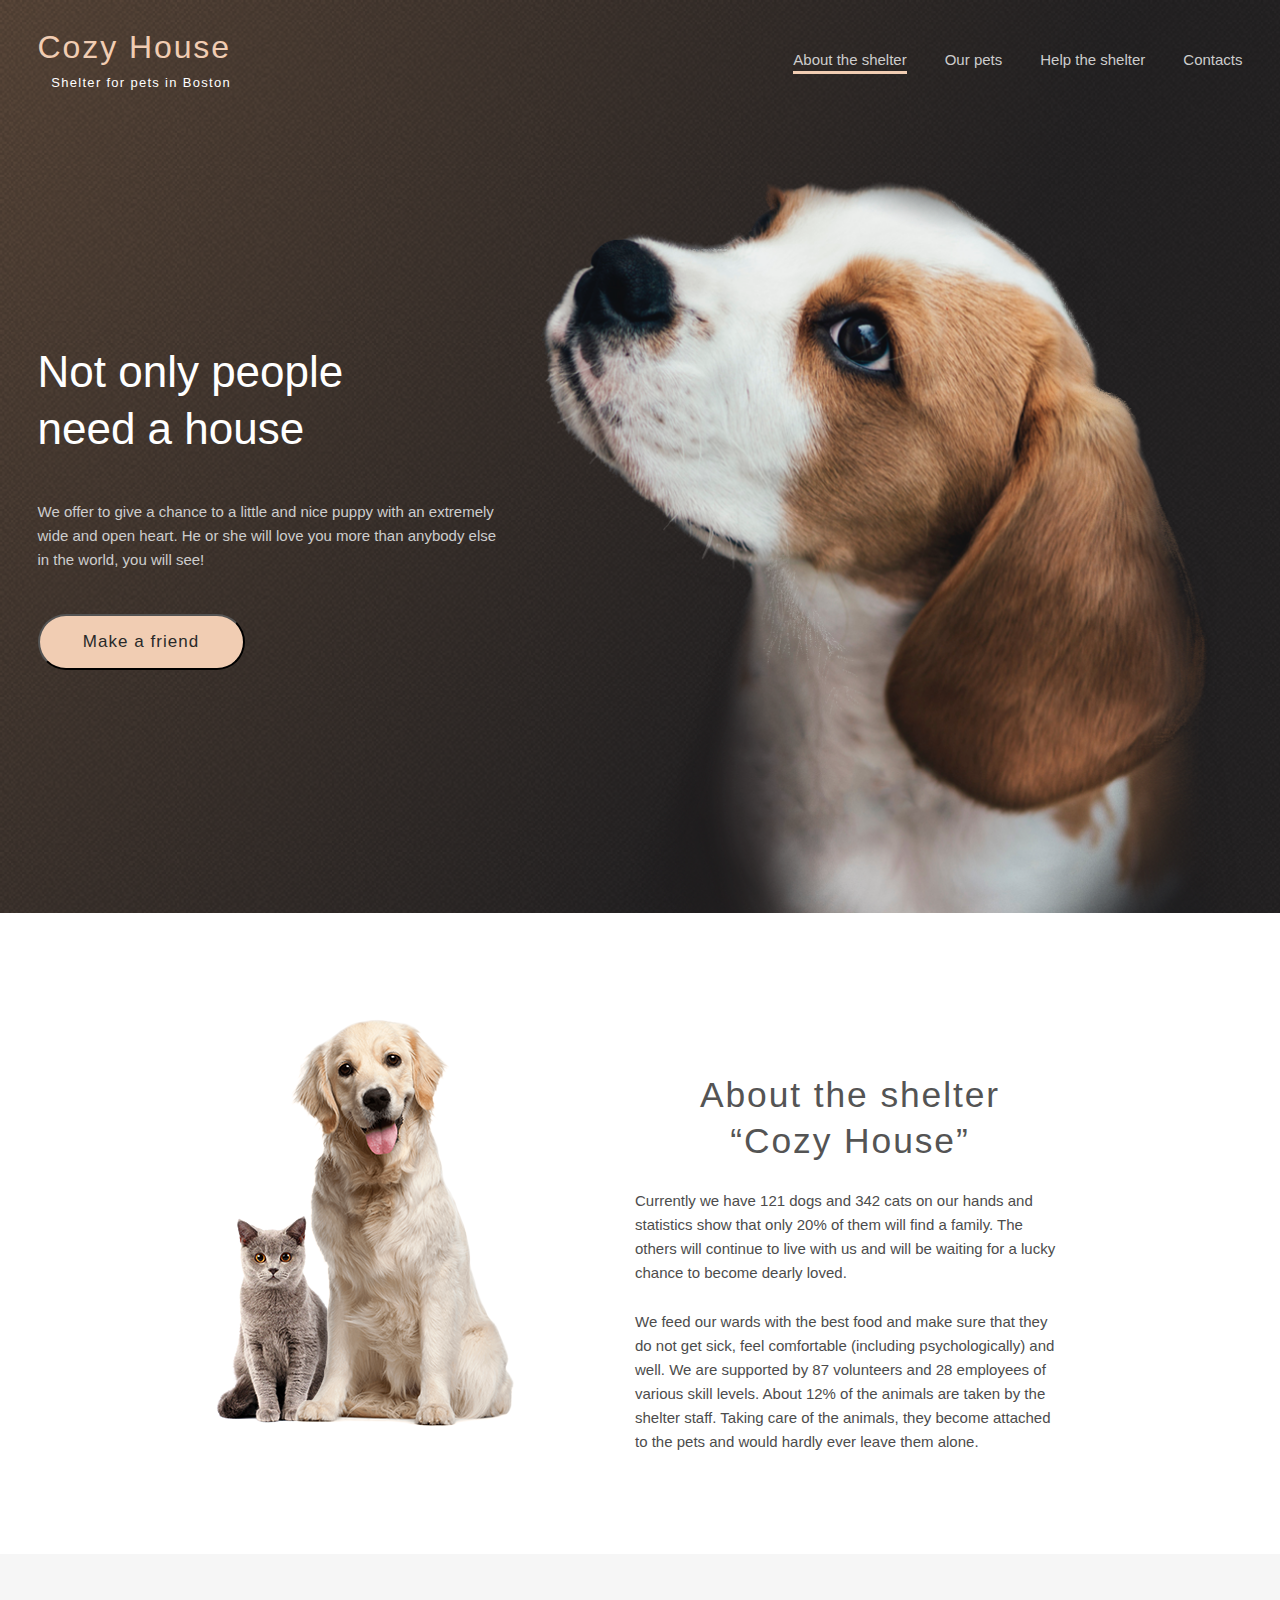
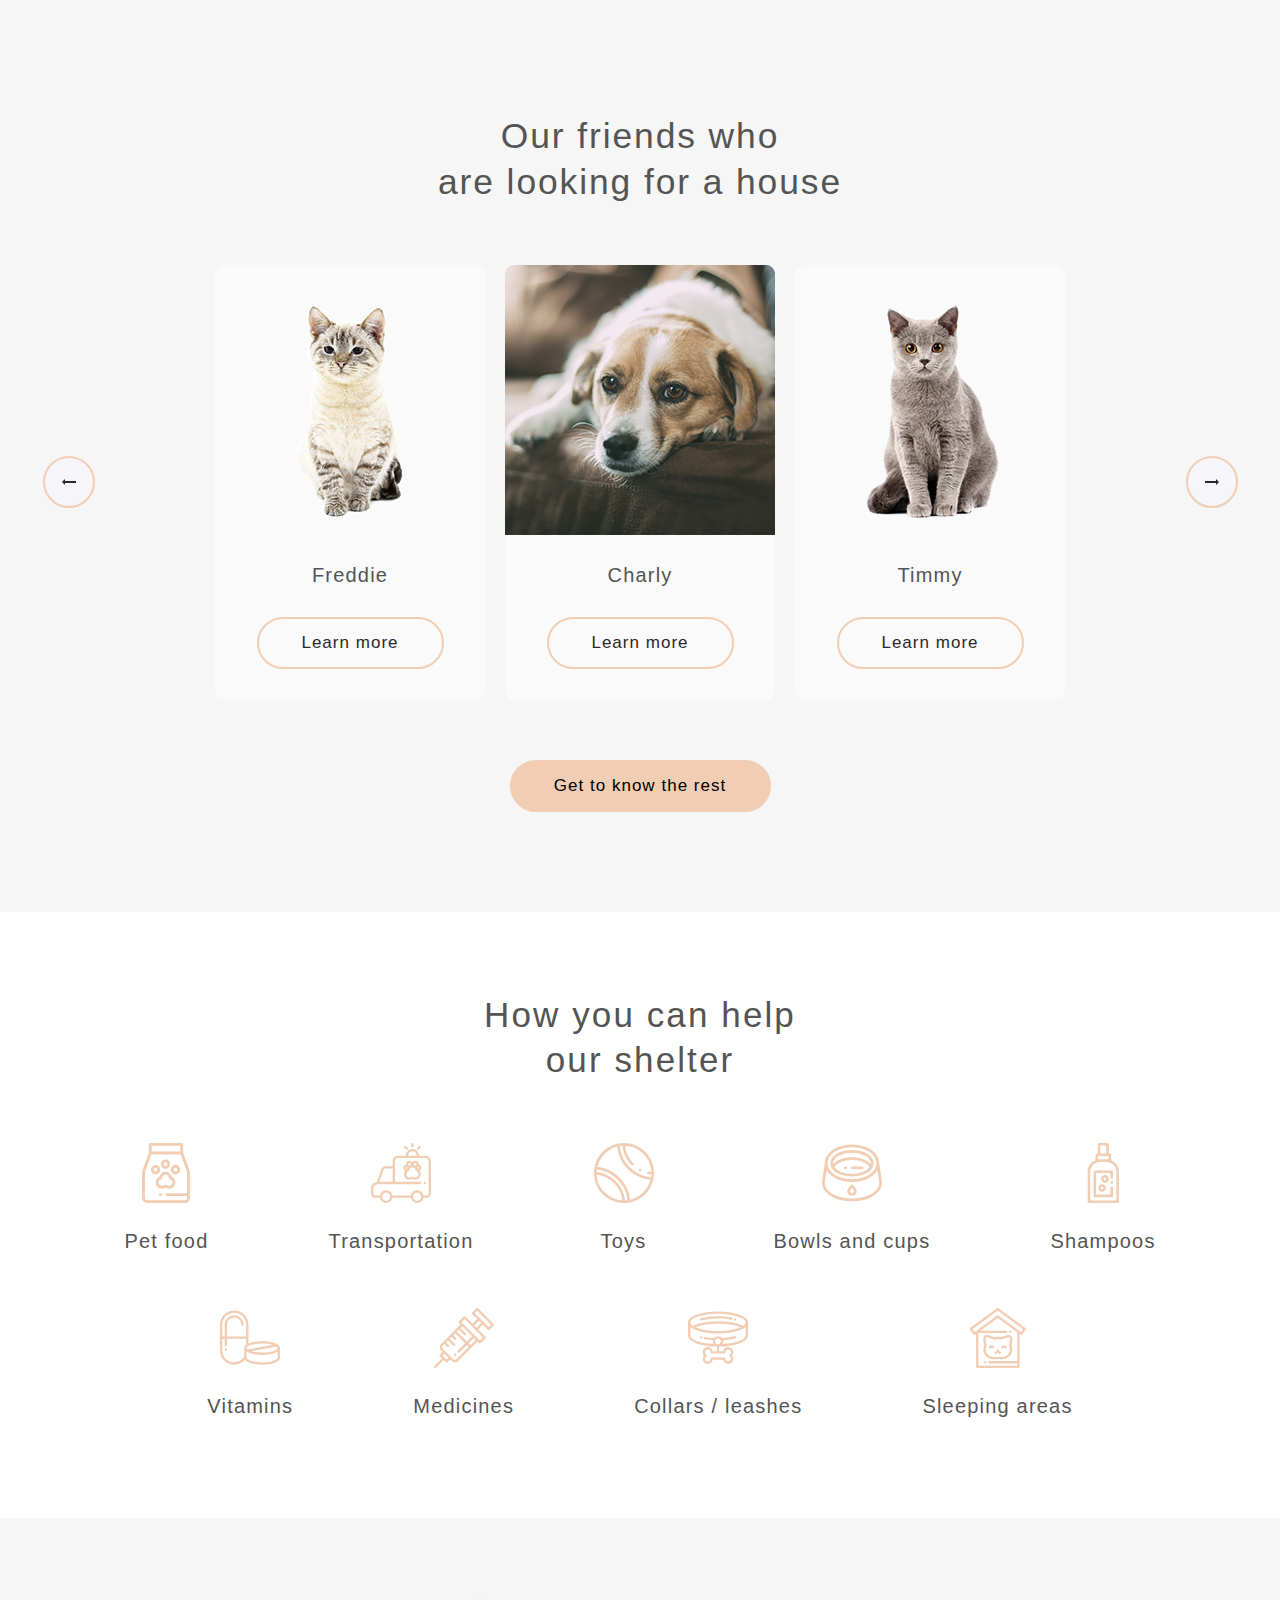
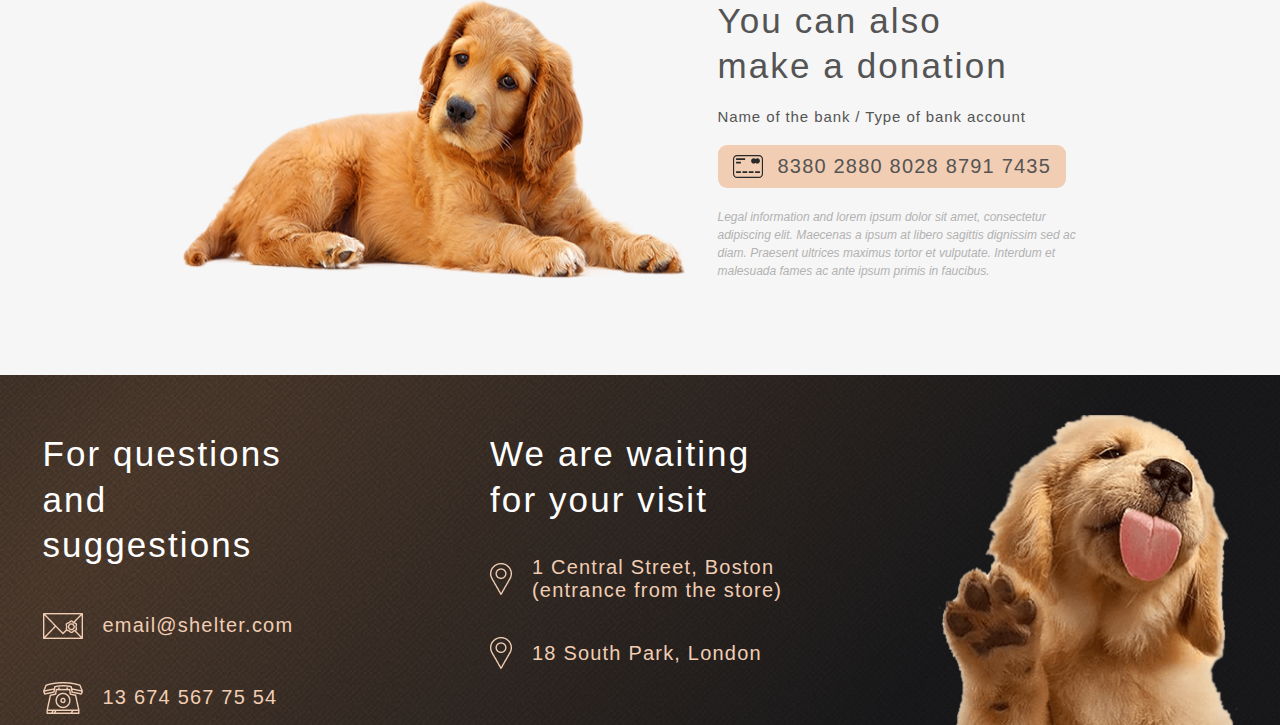
<file: index.html>
<!doctype html>
<html lang="en">
<head>
    <meta charset="UTF-8">
    <meta name="viewport"
          content="width=device-width, initial-scale=1.0, maximum-scale=2.0, minimum-scale=0.5">
    <meta http-equiv="X-UA-Compatible" content="ie=edge">
    <meta name="description" content="Website for the shelter">
    <title>Shelter</title>
    <link rel="shortcut icon" href="./img/favicon.ico" type="image/x-icon">
    <link rel="stylesheet" href="./css/main.css">
</head>
<body>
<div class="burger-menu burger-menu__index">
    <div class="burger-wrapper">
        <ul>
            <li><a href="#!" class="burger-link active-link burger-link__index">About the shelter</a></li>
            <li><a href="our-pets.html" class="burger-link burger-link__index">Our pets</a></li>
            <li><a href="#help" class="burger-link burger-link__index">Help the shelter</a></li>
            <li><a href="#footer" class="burger-link burger-link__index">Contacts</a></li>
        </ul>
    </div>
</div>
<section class="header-start">
    <div class="container">
        <div class="wrapper-header">
            <nav class="nav">
                <a href="./index.html">
                    <div class="logo">
                        <span class="header-title title">Cozy House</span>
                        <span class="header-subtitle subtitle">Shelter for pets in Boston</span>
                    </div>
                </a>
                <ul class="navlist">
                    <li><a href="./index.html" class="active-link">About the shelter</a></li>
                    <li><a href="our-pets.html">Our pets</a></li>
                    <li><a href="#help">Help the shelter</a></li>
                    <li><a href="#footer">Contacts</a></li>
                </ul>
                <button class="burger-logo">
                    <span class="burger-line burger-line__index"></span>
                    <span class="burger-line burger-line__index"></span>
                    <span class="burger-line burger-line__index"></span>
                </button>
            </nav>
        </div>
    </div>
    <div class="container">
        <div class="wrapper-header">
            <div class="start">
                <div class="text">
                    <h1 class="heading-start">
                        Not only people <br>
                        need a house
                    </h1>
                    <p>
                        We offer to give a chance to a little and nice puppy with an extremely
                        wide and open heart. He or she will love you more than anybody else
                        in the world, you will see!
                    </p>
                    <button class="btn" onclick="location.href='#pets'">
                        Make a friend
                    </button>
                </div>
                <div class="start-img"></div>
            </div>
        </div>
    </div>
</section>
<main>
    <section class="about" id="about">
        <div class="about-container">
            <div class="content">
                <img src="./img/about/about-pets.png" alt="about_pets" class="about_pets-img">
                <div class="text">
                    <h2 class="looking__title">
                        About the shelter <br>
                        “Cozy House”
                    </h2>
                    <div class="subheading">
                        <p>
                            Currently we have 121 dogs and 342 cats on our hands and
                            statistics show that only 20% of them will find a family. The
                            others will continue to live with us and will be waiting for a lucky
                            chance to become dearly loved.
                        </p>
                        <p>
                            We feed our wards with the best food and make sure that they
                            do not get sick, feel comfortable (including psychologically) and
                            well. We are supported by 87 volunteers and 28 employees of
                            various skill levels. About 12% of the animals are taken by the
                            shelter staff. Taking care of the animals, they become attached
                            to the pets and would hardly ever leave them alone.
                        </p>
                    </div>
                </div>
            </div>
        </div>
    </section>

    <section class="pets" id="pets">
        <div class="container">
            <div class="wrapper">
                <div class="content">
                    <h2 class="looking__title">Our friends who <br> are looking for a house</h2>
	                <div class="looking__center">
	                <div class="left__button">
		                <button class="previous">
			                <img src="./img/pets/arrow-left.png" alt="arrow left" class="arrow__img">
		                </button>
	                </div>
	                <div class="carousel-wrapper">
		                <div class="carousel">
			                <div class="item" id="item-left">
				                <div class="cards">
					                <img src="./img/pets/pets-katrine.png" alt="katerine" class="cards__img">
					                <div class="cards__text"><p>-</p></div>
					                <button class="cards__button" onclick='showModal()'>Learn more</button>
				                </div>
				                <div class="cards">
					                <img src="./img/pets/pets-katrine.png" alt="katerine" class="cards__img">
					                <div class="cards__text"><p>-</p></div>
					                <button class="cards__button" onclick='showModal()'>Learn more</button>
				                </div>
				                <div class="cards">
					                <img src="./img/pets/pets-katrine.png" alt="katerine" class="cards__img">
					                <div class="cards__text"><p>-</p></div>
					                <button class="cards__button" onclick='showModal()'>Learn more</button>
				                </div>
			                </div>

			                <div class="item" id="item-active">
				                <div class="cards">
					                <img src="./img/pets/pets-katrine.png" alt="katerine" class="cards__img">
					                <div class="cards__text"><p>Katrine</p></div>
					                <button class="cards__button" onclick='showModal()'>Learn more</button>
				                </div>
				                <div class="cards ">
					                <img src="./img/pets/pets-jennifer.png" alt="jennifer" class="cards__img">
					                <div class="cards__text"><p>Jennifer</p></div>
					                <button class="cards__button" onclick='showModal()'>Learn more</button>
				                </div>
				                <div class="cards">
					                <img src="./img/pets/pets-woody.png" alt="woody" class="cards__img">
					                <div class="cards__text"><p>Woody</p></div>
					                <button class="cards__button" onclick='showModal()'>Learn more</button>
				                </div>
			                </div>

			                <div class="item" id="item-right">
				                <div class="cards">
					                <img src="./img/pets/pets-katrine.png" alt="katerine" class="cards__img">
					                <div class="cards__text"><p>Katrine</p></div>
					                <button class="cards__button" onclick='showModal()'>Learn more</button>
				                </div>
				                <div class="cards">
					                <img src="./img/pets/pets-woody.png" alt="woody" class="cards__img">
					                <div class="cards__text"><p>Woody</p></div>
					                <button class="cards__button" onclick='showModal()'>Learn more</button>
				                </div>
				                <div class="cards">
					                <img src="./img/pets/pets-woody.png" alt="woody" class="cards__img">
					                <div class="cards__text"><p>Woody</p></div>
					                <button class="cards__button" onclick='showModal()'>Learn more</button>
				                </div>
			                </div>
		                </div>
	                </div>
	                <div class="right__button">
		                <button class="next">
			                <img src="./img/pets/arrow-right.png" alt="arrow rigth">
		                </button>
	                </div>
	                </div>
                </div>
                <button class="get btn" onclick="location.href='our-pets.html'">Get to know the rest</button>
            </div>
        </div>
    </section>
    <section class="help" id="help">
        <div class="container-help">
            <div class="wrapper">
                <h2 class="heading">
                    How you can help <br>
                    our shelter
                </h2>
                <ul class="list">
                    <li class="list-item">
                        <img src="./img/list/1.svg" alt="Pet food" class="list-img">
                        <h3 class="list-text">Pet food</h3>
                    </li>
                    <li class="list-item">
                        <img src="./img/list/2.svg" alt="Transportation">
                        <h3 class="list-text">Transportation</h3>
                    </li>
                    <li class="list-item">
                        <img src="./img/list/3.svg" alt="Toys">
                        <h3 class="list-text">Toys</h3>
                    </li>
                    <li class="list-item">
                        <img src="./img/list/4.svg" alt="Bowls and cups">
                        <h3 class="list-text">Bowls and cups</h3>
                    </li>
                    <li class="list-item">
                        <img src="./img/list/5.svg" alt="Shampoos">
                        <h3 class="list-text">Shampoos</h3>
                    </li>
                    <li class="list-item">
                        <img src="./img/list/6.svg" alt="Vitamins">
                        <h3 class="list-text">Vitamins</h3>
                    </li>
                    <li class="list-item">
                        <img src="./img/list/7.svg" alt="Medicines">
                        <h3 class="list-text">Medicines</h3>
                    </li>
                    <li class="list-item">
                        <img src="./img/list/8.svg" alt="Collars / leashes">
                        <h3 class="list-text">Collars / leashes</h3>
                    </li>
                    <li class="list-item">
                        <img src="./img/list/9.svg" alt="Sleeping areas">
                        <h3 class="list-text">Sleeping areas</h3>
                    </li>
                </ul>
            </div>
        </div>
    </section>

    <section class="donation" id="contacts">
        <div class="container">
            <div class="wrapper">
                <div class="content">
                    <img src="./img/donation/donation-dog.png" alt="donation-dog" class="donation-img">
                    <div class="text">
                        <h2 class="heading">You can also <br> make a donation</h2>
                        <h4 class="subheading">Name of the bank / Type of bank account</h4>
                        <a href="#!" class="card">
                            <div class="card-content">
                                <img src="./img/donation/credit-card.svg" alt="credit-card" class="credit-card">
                                <span>8380 2880 8028 8791 7435</span>
                            </div>
                        </a>
                        <p class="descr">
                            Legal information and lorem ipsum dolor sit amet, consectetur
                            adipiscing elit. Maecenas a ipsum at libero sagittis dignissim sed ac
                            diam. Praesent ultrices maximus tortor et vulputate. Interdum et
                            malesuada fames ac ante ipsum primis in faucibus.
                        </p>
                    </div>
                </div>
            </div>
        </div>
    </section>
</main>
<footer id="footer">
    <div class="container">
        <div class="wrapper">
            <div class="item-container item-container-left">
                <h3 class="footer-title footer-title_1">For questions and suggestions</h3>
                <ul class="footer-list footer-list_1">
                    <li class="item">
                        <a href="mailto:email@shelter.com" target="_blank" class="link-block">
                            <img src="./img/footer/mail.png" alt="mail">
                            <span class="link-text">
                                email@shelter.com
                            </span>
                        </a>
                    </li>
                    <li class="item">
                        <a href="tel:+136745677554" target="_blank" class="link-block">
                            <img src="./img/footer/phone.png" alt="phone">
                            <span class="link-text">
                                13 674 567 75 54
                            </span>
                        </a>
                    </li>
                </ul>
            </div>
            <div class="item-container">
                <h4 class="footer-title">We are waiting for your visit</h4>
                <ul class="footer-list footer-list_2">
                    <li class="item">
                        <a href="https://goo.gl/maps/oxex3MNBMA1v3c4K9" target="_blank" class="link-block width">
                            <img src="./img/footer/pin.png" alt="location">
                            <span class="link-text">
                                1 Central Street, Boston<br>
                                (entrance from the store)
                            </span>
                        </a>
                    </li>
                    <li class="item">
                        <a href="https://goo.gl/maps/87WKgHaUCZqug5nZ8" target="_blank" class="link-block">
                            <img src="./img/footer/pin.png" alt="location">
                            <span class="link-text">
                                18 South Park, London
                            </span>
                        </a>
                    </li>
                </ul>
            </div>
            <div class="footer-block">
                <div class="footer-img"></div>
            </div>
        </div>
    </div>
</footer>

<div class="modal">
    <img src="./img/pets/pets-jennifer.png" alt="Jennifer" class="modal-img">
    <div class="text">
        <div class="modal-top">
            <h2 class="title">Jennifer</h2>
            <h3 class="subtitle">Dog - Labrador</h3>
        </div>
        <p class="descr">
            Jennifer is a sweet 2 months old
            Labrador that is patiently waiting to
            find a new forever home. This girl really
            enjoys being able to go outside to run
            and play, but won't hesitate to play up a
            storm in the house if she has all of her favorite toys.
        </p>
        <ul>
            <li><span>Age:</span> 2 months</li>
            <li><span>Inoculations:</span>none</li>
            <li><span>Diseases:</span>none</li>
            <li><span>Parasites:</span>none</li>
        </ul>
    </div>
    <button class="close-modal btn" onclick="closeModal()">
        <img src="./img/modal/close.png" alt="close">
    </button>
</div>
<div class="overlay active"></div>

<script src="./js/app.js"></script>
</body>
</html>
</file>
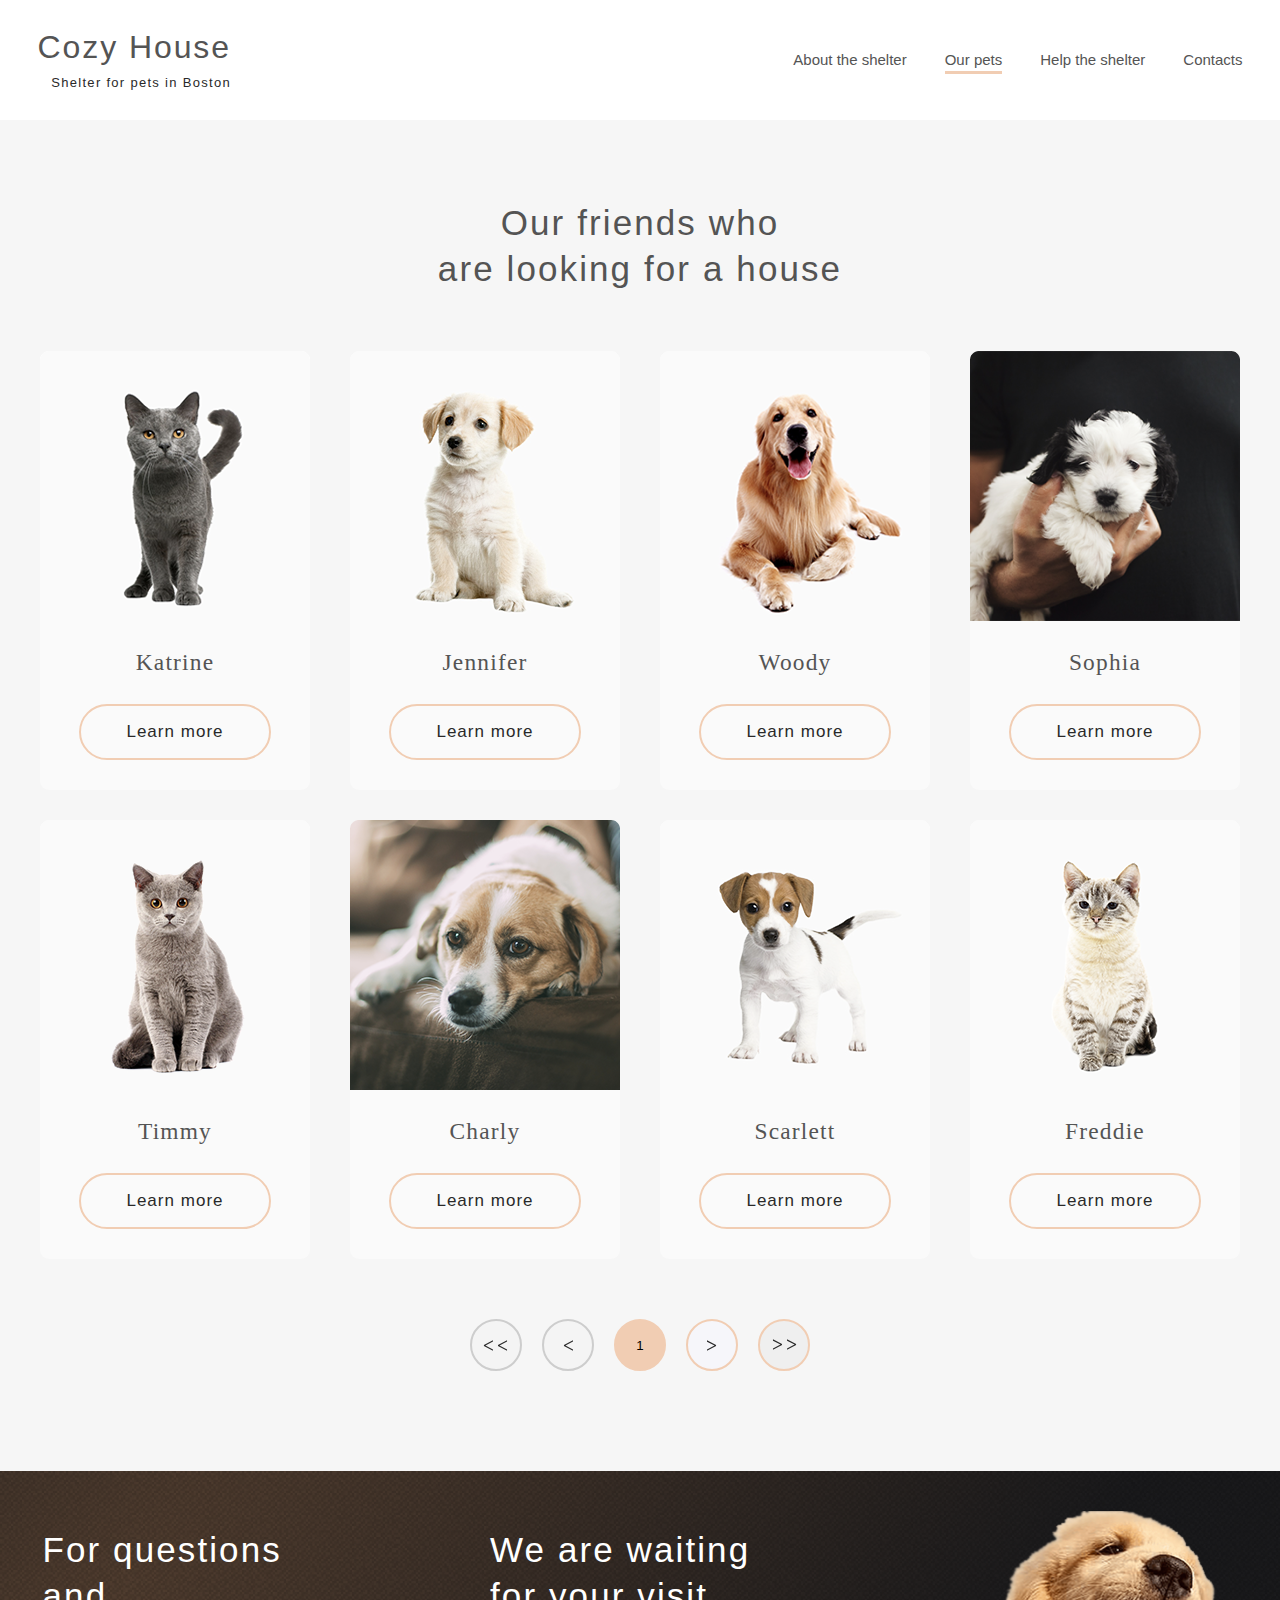
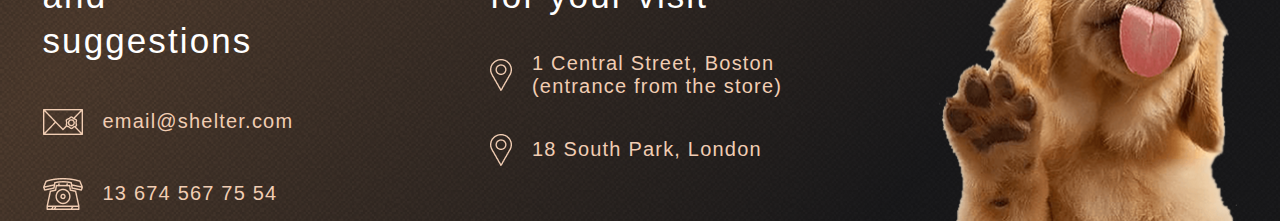
<file: our-pets.html>
<!DOCTYPE html>
<html lang="en">
<head>
    <meta charset="UTF-8">
    <meta name="viewport"
          content="width=device-width, initial-scale=1.0, maximum-scale=2.0, minimum-scale=0.5">
    <meta http-equiv="X-UA-Compatible" content="ie=edge">
    <title>Our pets</title>
    <link rel="shortcut icon" href="./img/favicon.ico" type="image/x-icon">
    <link rel="stylesheet" href="./css/main.css">
</head>
<body>
<div class="burger-menu burger-menu__pets">
    <div class="burger-wrapper">
        <ul>
            <li><a href="index.html" class="burger-link burger-link__pets">About the shelter</a></li>
            <li><a href="./our-pets.html" class="burger-link burger-link__pets active-link">Our pets</a></li>
            <li><a href="index.html#help" class="burger-link burger-link__pets">Help the shelter</a></li>
            <li><a href="#footer" class="burger-link burger-link__pets">Contacts</a></li>
        </ul>
    </div>
</div>
<header class="our-pets_header">
    <div class="container">
        <div class="wrapper-header">
            <nav class="nav">
                <a href="index.html">
                    <div class="logo">
                        <span class="header-title title">Cozy House</span>
                        <span class="header-subtitle subtitle">Shelter for pets in Boston</span>
                    </div>
                </a>
                <ul class="navlist">
                    <li><a href="index.html">About the shelter</a></li>
                    <li><a href="./our-pets.html" class="active-link">Our pets</a></li>
                    <li><a href="index.html#help">Help the shelter</a></li>
                    <li><a href="#footer">Contacts</a></li>
                </ul>
                <button class="burger-logo">
                    <span class="burger-line burger-line__pets"></span>
                    <span class="burger-line burger-line__pets"></span>
                    <span class="burger-line burger-line__pets"></span>
                </button>
            </nav>
        </div>
    </div>
</header>

    <main>
        <section class="our-pets_pets">
            <div class="container">
                <div class="content">
                    <h2 class="heading">Our friends who <br> are looking for a house</h2>
                    <div class="pets-box">
                        <div class="pets-item">
                            <img src="./img/pets/pets-katrine.png" alt="Katrine">
                            <h3 class="name">Katrine</h3>
                            <button class="learn-more btn">Learn more</button>
                        </div>
                        <div class="pets-item">
                            <img src="./img/pets/pets-jennifer.png" alt="Jennifer">
                            <h3 class="name">Jennifer</h3>
                            <button class="learn-more btn">Learn more</button>
                        </div>
                        <div class="pets-item woody">
                            <img src="./img/pets/pets-woody.png" alt="Woody">
                            <h3 class="name">Woody</h3>
                            <button class="learn-more btn">Learn more</button>
                        </div>
                        <div class="pets-item sophia">
                            <img src="./img/pets/pets-sophia.png" alt="Sophia">
                            <h3 class="name">Sophia</h3>
                            <button class="learn-more btn">Learn more</button>
                        </div>
                        <div class="pets-item timmy">
                            <img src="./img/pets/pets-timmy.png" alt="Timmy">
                            <h3 class="name">Timmy</h3>
                            <button class="learn-more btn">Learn more</button>
                        </div>
                        <div class="pets-item charly">
                            <img src="./img/pets/pets-charly.png" alt="Charly">
                            <h3 class="name">Charly</h3>
                            <button class="learn-more btn">Learn more</button>
                        </div>
                        <div class="pets-item scarlett">
                            <img src="./img/pets/pets-scarlet.png" alt="Scarlett">
                            <h3 class="name">Scarlett</h3>
                            <button class="learn-more btn">Learn more</button>
                        </div>
                        <div class="pets-item freddie">
                            <img src="./img/pets/pets-freddie.png" alt="Freddie">
                            <h3 class="name">Freddie</h3>
                            <button class="learn-more btn">Learn more</button>
                        </div>
                    </div>
                    <div class="navigation">
                        <button class="first nav-btn btn" disabled>
                            <img src="./img/navigation/last.svg" alt="first">
                        </button>
                        <button class="back nav-btn btn" disabled>
                            <img src="./img/navigation/next.svg" alt="back">
                        </button>
                        <button class="active-nav nav-btn btn">1</button>
                        <button class="next nav-btn btn">
                            <img src="./img/navigation/next.svg" alt="next">
                        </button>
                        <button class="last nav-btn btn">
                            <img src="./img/navigation/last.svg" alt="last">
                        </button>
                    </div>
                </div>
            </div>
        </section>
    </main>


<footer id="footer">
    <div class="container">
        <div class="wrapper">
            <div class="item-container item-container-left">
                <h3 class="footer-title footer-title_1">For questions and suggestions</h3>
                <ul class="footer-list footer-list_1">
                    <li class="item">
                        <a href="mailto:email@shelter.com" target="_blank" class="link-block">
                            <img src="./img/footer/mail.png" alt="mail">
                            <span class="link-text">
                                email@shelter.com
                            </span>
                        </a>
                    </li>
                    <li class="item">
                        <a href="tel:+136745677554" target="_blank" class="link-block">
                            <img src="./img/footer/phone.png" alt="phone">
                            <span class="link-text">
                                13 674 567 75 54
                            </span>
                        </a>
                    </li>
                </ul>
            </div>
            <div class="item-container">
                <h4 class="footer-title">We are waiting for your visit</h4>
                <ul class="footer-list footer-list_2">
                    <li class="item">
                        <a href="https://goo.gl/maps/oxex3MNBMA1v3c4K9" target="_blank" class="link-block width">
                            <img src="./img/footer/pin.png" alt="location">
                            <span class="link-text">
                                1 Central Street, Boston<br>
                                (entrance from the store)
                            </span>
                        </a>
                    </li>
                    <li class="item">
                        <a href="https://goo.gl/maps/87WKgHaUCZqug5nZ8" target="_blank" class="link-block">
                            <img src="./img/footer/pin.png" alt="location">
                            <span class="link-text">
                                18 South Park, London
                            </span>
                        </a>
                    </li>
                </ul>
            </div>
            <div class="footer-block">
                <div class="footer-img"></div>
            </div>
        </div>
    </div>
</footer>

<div class="modal">
    <img src="./img/pets/pets-jennifer.png" alt="Jennifer" class="modal-img">
    <div class="text">
        <div class="modal-top">
            <h4 class="title">Jennifer</h4>
            <span class="subtitle">Dog - Labrador</span>
        </div>
        <p class="descr">
            Jennifer is a sweet 2 months old
            Labrador that is patiently waiting to
            find a new forever home. This girl really
            enjoys being able to go outside to run
            and play, but won't hesitate to play up a
            storm in the house if she has all of her favorite toys.
        </p>
        <ul>
            <li><span>Age:</span> 2 months</li>
            <li><span>Inoculations:</span>none</li>
            <li><span>Diseases:</span>none</li>
            <li><span>Parasites:</span>none</li>
        </ul>
    </div>
    <button class="close-modal btn" onclick="closeModal()">
        <img src="./img/modal/close.png" alt="close">
    </button>
</div>
<div class="overlay"></div>
<script src="./js/app.js"></script>
</body>
</html>
</file>
<file: css/main.css>
@import url("https://fonts.googleapis.com/css2?family=Noto+Serif+Georgian:wght@400;700&display=swap");
* {
  margin: 0;
  padding: 0;
  box-sizing: border-box;
}

li {
  list-style: none;
}

a {
  color: transparent;
  text-decoration: none;
}

button {
  cursor: pointer;
}

h1, h2, h3, h4, h5, h6 {
  font-weight: 400;
}

html {
  scroll-behavior: smooth;
}

.container {
  max-width: 1255px;
  margin: 0 auto;
}

.wrapper {
  padding: 0 30px;
  display: flex;
  flex-direction: column;
  align-items: center;
}

.heading {
  font-family: "Georgia", sans-serif;
  font-size: 35px;
  line-height: 130%;
  letter-spacing: 0.06em;
  color: #545454;
}

.btn {
  border-radius: 100px;
  transition: all 0.5s ease-in-out;
}

.header-start {
  background: url("../img/header/header-bg.png"), radial-gradient(100% 900% at 0% 0%, #5b483a 0%, #262425 100%), linear-gradient(0deg, #211f20, #211f20);
  background-size: cover;
  font-family: "Arial", sans-serif;
  color: #FFFFFF;
  overflow: hidden;
}

.wrapper-header {
  padding: 0 25px;
}

.nav {
  display: flex;
  justify-content: space-between;
  align-items: center;
  padding-top: 30px;
  padding-bottom: 90px;
}

.logo {
  text-align: right;
  cursor: pointer;
}
.logo .header-title {
  display: block;
  padding-bottom: 10px;
  font-family: "Georgia", sans-serif;
  font-size: 32px;
  line-height: 110%;
  letter-spacing: 0.06em;
  color: #F1CDB3;
}

.header-subtitle {
  display: block;
  font-size: 13px;
  line-height: 15px;
  letter-spacing: 0.1em;
  color: #FFFFFF;
}

.navlist {
  font-family: "Arial", sans-serif;
  font-style: normal;
  font-weight: 400;
  font-size: 15px;
  line-height: 160%;
  color: #545454;
  display: flex;
  align-items: center;
  gap: 38px;
}
.navlist li a {
  font-size: 15px;
  line-height: 24px;
  color: #CDCDCD;
  transition: color 0.3s ease-in-out;
}
.navlist li a:hover {
  transition: all 0.5s ease-in-out;
  color: #FAFAFA;
}

.burger-logo {
  width: 30px;
  height: 30px;
  display: none;
  z-index: 999;
  padding: 4px 0;
  background-color: transparent;
  border: none;
  gap: 3px;
  transition: all 1s ease-in-out;
}

.burger-logo.active {
  transform: rotate(90deg);
}

.burger-line {
  height: 2px;
  width: 100%;
  z-index: 5;
}

.burger-line__index {
  background-color: #f1cdb3;
}

.active-link {
  color: #FAFAFA;
  padding-bottom: 3px;
  border-bottom: 3px solid #F1CDB3;
}

.burger-menu {
  position: fixed;
  top: 0;
  bottom: 0;
  right: -350px;
  width: 320px;
  height: 100%;
  z-index: 80;
  transition: right 1s ease-in-out;
}
.burger-menu .burger-wrapper {
  display: flex;
  flex-direction: column;
  align-items: center;
  justify-content: center;
  text-align: center;
  height: 100%;
}
.burger-menu .burger-wrapper .burger-link {
  font-family: "Arial", sans-serif;
  font-weight: 400;
  font-size: 32px;
  line-height: 160%;
}
.burger-menu .burger-wrapper li:not(:last-child) {
  margin-bottom: 43px;
}

.burger-menu__index {
  background: #292929;
  color: #FFFFFF;
}

.burger-menu.active {
  right: 0;
}

.burger-link__index {
  color: #FFFFFF;
}

.start {
  display: flex;
  gap: 42px;
  font-family: "Georgia", sans-serif;
}
.start .text {
  max-width: 460px;
  width: 100%;
  display: flex;
  flex-direction: column;
  row-gap: 42px;
  padding-top: 163px;
  margin-bottom: 243px;
}
.start .text p {
  font-family: "Arial", sans-serif;
  font-size: 15px;
  line-height: 24px;
  color: #CDCDCD;
}
.start .heading-start {
  font-size: 44px;
  line-height: 57.2px;
  color: #FFFFFF;
}
.start .btn {
  width: 207px;
  padding: 15px 0;
  text-align: center;
  background: #F1CDB3;
  font-family: "Georgia", sans-serif;
  font-size: 17px;
  line-height: 22.1px;
  letter-spacing: 0.06em;
  color: #292929;
}

.start-img {
  background-image: url("../img/header/header-img.png");
  background-size: contain;
  background-repeat: no-repeat;
  background-position: center bottom;
  width: 100%;
}

.about {
  font-family: "Arial", sans-serif;
  display: flex;
  justify-content: center;
}
.about .about-container {
  max-width: 930px;
  padding: 0 40px;
  width: 100%;
  display: flex;
  justify-content: center;
}
.about .content {
  width: 100%;
  display: flex;
  align-items: center;
  justify-content: space-between;
  margin-top: 80px;
  margin-bottom: 100px;
}
.about .content .text {
  max-width: 430px;
  width: 100%;
}
.about .content .text .subheading {
  font-size: 15px;
  line-height: 24px;
  color: #4C4C4C;
}
.about .content .text .subheading p {
  margin-top: 25px;
}

.pets {
  background: #F6F6F6;
  font-family: "Georgia", sans-serif;
}
.pets .content {
  width: 100%;
  height: 100%;
  display: flex;
  justify-content: center;
  align-items: center;
  flex-direction: column;
  padding-top: 80px;
}
.pets .content .heading {
  text-align: center;
  font-size: 35px;
  line-height: 45.5px;
  color: #545454;
}

.slider-box {
  width: 100%;
  height: 100%;
  display: flex;
  align-items: center;
  justify-content: space-between;
  margin-bottom: 60px;
  padding-top: 60px;
}
.slider-box .slider-item {
  cursor: pointer;
  text-align: center;
  background: #FAFAFA;
  border-radius: 9px;
  transition: all 0.5s ease-in-out;
}
.slider-box .slider-item img {
  padding-bottom: 30px;
}
.slider-box .slider-item .name {
  font-family: "Georgia", sans-serif;
  font-size: 20px;
  line-height: 23px;
  letter-spacing: 0.06em;
  color: #545454;
}

.learn-more {
  margin: 30px 0;
  padding: 15px 45px;
  font-family: "Georgia", sans-serif;
  border-radius: 100px;
  border: 2px solid #F1CDB3;
  background-color: #FAFAFA;
  font-size: 17px;
  line-height: 22.1px;
  letter-spacing: 0.06em;
  color: #292929;
}

.get {
  font-family: "Georgia", sans-serif;
  width: 261px;
  height: 52px;
  background: #F1CDB3;
  border: 2px solid #F1CDB3;
  border-radius: 100px;
  font-size: 17px;
  line-height: 22.1px;
  letter-spacing: 0.06em;
  margin-bottom: 100px;
}

.arrow {
  width: 52px;
  height: 52px;
  background: #f6f6fa;
  border: 2px solid #F1CDB3;
  border-radius: 100px;
}

.block-arrow {
  display: none;
}

.block-slider {
  display: flex;
  gap: 90px;
  overflow: hidden;
}

.help {
  width: 100%;
  font-family: "Georgia", sans-serif;
  color: #545454;
}
.help .heading {
  padding: 80px 0 60px 0;
  text-align: center;
}

.container-help {
  max-width: 1200px;
  margin: 0 auto;
}

.list {
  display: flex;
  flex-wrap: wrap;
  justify-content: center;
  column-gap: 120px;
  row-gap: 55px;
  margin-bottom: 100px;
  align-items: end;
}
.list .list-item {
  text-align: center;
}
.list .list-item img {
  margin-bottom: 23px;
  width: 60px;
  height: 60px;
}
.list .list-item h3 {
  font-size: 20px;
  line-height: 115%;
  letter-spacing: 0.06em;
}

.donation {
  padding-top: 80px;
  font-family: "Georgia", sans-serif;
  background: #F6F6F6;
}
.donation .container {
  max-width: 975px;
  margin: 0 auto;
}
.donation .container .content {
  display: flex;
  padding-bottom: 95px;
  color: #545454;
}
.donation .container .content .text {
  margin-left: 30px;
}
.donation .container .content .text .heading {
  width: 100%;
  margin-bottom: 20px;
  font-size: 35px;
  line-height: 130%;
  letter-spacing: 0.06em;
}
.donation .container .content .text .subheading {
  font-size: 15px;
  line-height: 16.5px;
  letter-spacing: 0.06em;
}
.donation .container .content .text .descr {
  font-family: "Arial", sans-serif;
  font-style: italic;
  font-size: 12px;
  line-height: 18px;
  color: #B2B2B2;
}

.card {
  margin: 20px 0;
  border-radius: 9px;
  display: inline-flex;
  align-items: center;
  font-family: "Georgia", sans-serif;
  font-size: 20px;
  letter-spacing: 0.06em;
  background-color: #F1CDB3;
  color: #545454;
  transition: background-color 0.5s ease-in-out;
}
.card .card-content {
  padding: 10px 15px;
  display: flex;
  justify-content: space-between;
}
.card .card-content .credit-card {
  padding-right: 15px;
}

.donation-img {
  max-width: 505px;
  width: 100%;
}

footer {
  font-family: Georgia, sans-serif;
  background: url("../img/footer/footer-gradient-background.png"), radial-gradient(100% 900% at 0% 0%, #5b483a 0%, #262425 100%), linear-gradient(0deg, #211f20, #211f20);
  background-size: cover;
  color: #FFFFFF;
}
footer .wrapper {
  align-items: stretch;
}
footer .wrapper {
  display: flex;
  flex-direction: row;
  justify-content: space-between;
  align-items: stretch;
}

.item-container {
  margin-top: 56px;
  display: flex;
  flex-direction: column;
}

.footer-title {
  font-size: 35px;
  line-height: 130%;
  letter-spacing: 0.06em;
  width: 270px;
}

.footer-list .item {
  display: flex;
  align-items: center;
  width: 300px;
}
.footer-list .item .link-block {
  display: flex;
  align-items: center;
  transition: all 0.5s ease-in-out;
}
.footer-list .item .link-block .link-text {
  color: #F1CDB3;
  font-size: 20px;
  line-height: 23px;
  letter-spacing: 0.06em;
  transition: color 0.5s ease-in-out;
}
.footer-list .item .link-block img {
  margin-right: 20px;
}

.footer-list_1 {
  margin-top: 45px;
}
.footer-list_1 li:nth-child(2) {
  margin-top: 43px;
}

.footer-list_2 {
  margin-top: 34px;
}
.footer-list_2 li:nth-child(2) {
  margin-top: 2.2rem;
}

.footer-block {
  padding-top: 40px;
  grid-column: 1/3;
  display: flex;
  align-items: center;
}

.footer-img {
  background-image: url("../img/footer/footer-puppy.png");
  width: 300px;
  min-height: 310px;
}

@media (max-width: 1279px) {
  .wrapper-header {
    padding: 0 30px;
  }
  .wrapper-header .nav {
    padding-bottom: 57px;
  }
  .start {
    display: flex;
    flex-direction: column;
    align-items: center;
    gap: 0;
  }
  .start .text {
    max-width: 460px;
    display: flex;
    padding-top: 0;
    margin-bottom: 100px;
  }
  .start .btn {
    margin: 0 auto;
  }
  .start-img {
    width: calc(100% - 139px);
    min-height: 593px;
    display: block;
    margin-left: auto;
  }
}
@media (max-width: 700px) {
  .navlist {
    display: none;
  }
  .nav {
    padding-right: 43px;
    padding-bottom: 60px;
  }
  .burger-logo {
    display: flex;
    flex-direction: column;
    justify-content: space-between;
  }
}
@media (max-width: 767px) {
  .heading-start {
    font-size: 25px;
    letter-spacing: 0.06em;
  }
  .start-img {
    width: calc(100% - 40px);
    min-height: 84.8vw;
  }
}
@media (max-width: 560px) {
  .wrapper-header {
    padding: 0 10px;
  }
  .nav {
    padding-right: 0;
  }
  .start .heading-start {
    font-size: 25px;
    line-height: 130%;
    letter-spacing: 0.06em;
  }
  .start .text {
    text-align: center;
  }
}
@media (max-width: 840px) {
  .about .about-container {
    display: flex;
  }
  .about .content {
    flex-direction: column-reverse;
  }
  .about .content .text {
    display: flex;
    flex-direction: column;
    padding-left: 0;
    margin-bottom: 80px;
  }
  .about .content .text .heading {
    text-align: left;
    margin: 0;
  }
}
@media (max-width: 560px) {
  .about .content {
    margin-top: 42px;
    display: flex;
    justify-content: center;
    align-items: center;
    margin-bottom: 42px;
  }
  .about .content .about_pets-img {
    width: 81.25vw;
    height: 110.5vw;
  }
  .about .content .text {
    display: flex;
    justify-content: center;
    align-items: center;
    margin-bottom: 42px;
  }
  .about .content .heading {
    text-align: center;
    margin: 0;
  }
  .about .content .subheading {
    width: 270px;
    text-align: justify;
  }
}
@media screen and (max-width: 1270px) {
  .woody {
    display: none;
  }
}
@media screen and (max-width: 980px) {
  .slider-box {
    justify-content: space-around;
  }
}
@media screen and (max-width: 760px) {
  .jennifer {
    display: none;
  }
}
@media screen and (max-width: 530px) {
  .pets .get {
    margin-bottom: 42px;
  }
  .pets .content {
    padding-top: 42px;
  }
  .pets .content .heading {
    width: 300px;
    font-size: 25px;
    line-height: 130%;
  }
  .slider-box {
    flex-direction: column;
    align-items: center;
    margin-bottom: 42px;
    padding-top: 42px;
  }
  .slider-box .slider-item {
    margin-bottom: 10px;
  }
  .slider-box .arrow-pre {
    display: none;
  }
  .slider-box .block-arrow {
    display: flex;
    justify-content: space-between;
  }
  .slider-box .block-arrow .arrow-left {
    margin-right: 76px;
  }
}
@media screen and (max-width: 1279px) {
  .container-help {
    padding: 0 30px;
  }
  .list {
    justify-content: space-between;
    align-items: center;
    text-align: center;
    width: 100%;
    padding: 0 39px;
    column-gap: 0;
  }
  .list .list-item {
    max-width: calc(33.333% - 40px);
    width: 100%;
  }
}
@media screen and (max-width: 780px) {
  .container-help .wrapper {
    padding: 0 5px;
  }
  .list-item {
    width: 30%;
  }
}
@media screen and (max-width: 650px) {
  .help .container-help {
    padding: 0 10px;
  }
  .help .heading {
    padding: 42px 0;
  }
  .help .list {
    row-gap: 30px;
    padding: 0 5px;
    margin-bottom: 42px;
  }
  .help .list .list-item {
    max-width: calc(50% - 15px);
  }
  .help .list .list-item img {
    width: 50px;
    height: 50px;
  }
  .help .list .list-item .list-text {
    font-size: 15px;
    line-height: 110%;
  }
}
@media screen and (max-width: 650px) {
  .help .list {
    row-gap: 23px;
    padding: 0 5px;
    margin-bottom: 42px;
  }
}
@media (max-width: 960px) {
  .donation .content {
    flex-direction: column-reverse;
    align-items: center;
  }
  .donation .content .text {
    max-width: 380px;
    padding-bottom: 60px;
    margin-left: 0 !important;
  }
}
@media (max-width: 420px) {
  .donation .content {
    display: flex;
  }
  .donation .content .card {
    font-size: 15px;
    line-height: 110%;
  }
  .donation .content .text {
    display: flex;
    flex-direction: column;
    align-items: center;
    padding-bottom: 42px;
  }
  .donation .content .text .heading {
    font-size: 25px !important;
    text-align: center;
  }
}
@media screen and (max-width: 530px) {
  .donation {
    padding-top: 22px;
  }
  .donation .container .content {
    padding-bottom: 42px;
  }
  .donation .container .card {
    width: 281px;
  }
}
@media (max-width: 1070px) {
  footer .item-container {
    margin-top: 30px;
  }
  footer .wrapper {
    display: grid;
    grid-template-columns: 280px 302px;
    padding-left: 30px;
    padding-right: 30px;
  }
  footer .wrapper .footer-img {
    background-size: contain;
    background-repeat: no-repeat;
    background-position: center bottom;
    width: 100%;
    padding-top: 45px;
    margin: 0 auto;
  }
}
@media (max-width: 700px) {
  footer .wrapper {
    display: flex;
    flex-direction: column;
    align-items: center;
  }
  footer .wrapper .footer-list_1 {
    padding-bottom: 40px;
    display: flex;
    flex-direction: column;
    justify-content: center;
    align-items: center;
  }
  footer .wrapper .footer-list_1 .footer-title {
    padding-top: 30px;
  }
  footer .wrapper .footer-list_2 {
    align-items: start;
  }
  footer .wrapper .footer-title {
    margin-top: 30px;
    font-size: 25px;
    line-height: 130%;
    text-align: center;
    letter-spacing: 0.06em;
  }
  footer .wrapper .footer-img {
    width: 300px;
  }
}
@media screen and (max-width: 650px) {
  .heading {
    font-size: 25px;
    line-height: 130%;
  }
}
/*@media screen and (max-width: 768px) {
	.list-item {
		width: 30%;
	}
}

@media screen and (max-width: 430px) {
	.list-item {
		width: 40%;
	}
}*/
@media (hover: hover) {
  .header-start .btn:hover {
    background-color: #FDDCC4;
  }
  .close-modal:hover {
    border: 2px solid transparent;
    background-color: #F1CDB3;
  }
  .get:hover {
    background-color: #FDDCC4;
    border: 2px solid #F1CDB3;
  }
  .arrow:hover {
    background: #F1CDB3;
    border: 2px solid #FFFFFF;
  }
  .learn-more:hover {
    border: 2px solid #FAFAFA;
    background-color: #F1CDB3;
  }
  .pets-item:hover .learn-more {
    border: 2px solid #FAFAFA;
    background-color: #F1CDB3;
  }
  .slider-item:hover .learn-more {
    border: 2px solid #FAFAFA;
    background-color: #F1CDB3;
  }
  .slider-item:hover {
    box-shadow: 0 2px 35px 14px rgba(13, 13, 13, 0.04);
  }
  .pets-item:hover {
    box-shadow: 0 2px 35px 14px rgba(13, 13, 13, 0.04);
  }
  .card:hover {
    background-color: #FDDCC4;
  }
  .link-block:hover {
    transform: scale(1.1);
  }
  .item .link-block:hover .link-text {
    color: #FDDCC4;
  }
  .our-pets_header .navlist li a:hover {
    color: #292929;
  }
}
.our-pets_header {
  font-family: "Georgia", sans-serif;
  background: #FFFFFF;
}
.our-pets_header .nav {
  padding-top: 30px;
  padding-bottom: 30px;
}
.our-pets_header .logo .title {
  color: #545454;
}
.our-pets_header .logo .subtitle {
  color: #292929;
}
.our-pets_header .navlist a {
  color: #545454;
}
.our-pets_header .navlist #active-link {
  color: #292929;
}
.our-pets_header .burger-line__pets {
  background-color: #000000;
}

.burger-menu__pets {
  background: #FFFFFF;
}

.burger-link__pets {
  color: #292929;
}

.our-pets_pets {
  background: #F6F6F6;
  padding-top: 80px;
}
.our-pets_pets .container {
  max-width: 1255px;
}
.our-pets_pets .content {
  width: 100%;
  display: flex;
  flex-direction: column;
  align-items: center;
  text-align: center;
}
.our-pets_pets .content .heading {
  margin-bottom: 60px;
  color: #545454;
}

.pets-box {
  gap: 30px 40px;
  display: flex;
  flex-wrap: wrap;
  justify-content: center;
  padding-bottom: 60px;
}
.pets-box .pets-item {
  cursor: pointer;
  display: flex;
  flex-direction: column;
  justify-content: center;
  align-items: center;
  text-align: center;
  border-radius: 9px;
  font-size: 20px;
  line-height: 23px;
  letter-spacing: 0.06em;
  color: #545454;
  background: #FAFAFA;
  transition: all 0.5s ease-in-out;
}
.pets-box .pets-item img {
  padding-bottom: 30px;
}

.navigation {
  display: flex;
  align-items: center;
  gap: 20px;
  padding-bottom: 100px;
}
.navigation .first, .navigation .back {
  transform: rotate(180deg);
}
.navigation .nav-btn {
  border: 2px solid #F1CDB3;
  width: 52px;
  height: 52px;
}
.navigation .nav-btn:disabled {
  color: #CDCDCD;
  border: 2px solid #CDCDCD;
  cursor: not-allowed;
}
.navigation .nav-btn:hover:enabled {
  background: #FDDCC4;
}
.navigation .active-nav {
  background: #F1CDB3;
}

.modal {
  position: fixed;
  top: 50%;
  left: 50%;
  transform: translate(-50%, -50%);
  justify-content: space-around;
  display: none;
  align-items: center;
  z-index: 999;
  background-color: #FFFFFF;
  border-radius: 9px;
}

.modal.active {
  display: flex;
}

.close-modal {
  position: absolute;
  top: -55px;
  right: -45px;
  display: flex;
  justify-content: center;
  align-items: center;
  width: 52px;
  height: 52px;
  border: 2px solid #F1CDB3;
  background-color: transparent;
  border-radius: 100px;
}

.modal-img {
  width: 500px;
  height: 500px;
  padding-right: 30px;
}

.modal .text {
  padding-right: 10px;
  width: 351px;
}

.modal .title {
  padding-top: 10px;
  color: #000000;
}

.modal .subtitle {
  padding: 10px 0 20px 0;
  font-size: 20px;
  line-height: 115%;
  letter-spacing: 0.06em;
  color: #000000;
}

.modal .descr {
  padding-bottom: 20px;
}

.modal ul li {
  margin-top: 6px;
}

.modal ul li::before {
  content: "";
  display: inline-block;
  height: 4px;
  width: 4px;
  background-color: #F1CDB3;
  margin-right: 10px;
  border-radius: 50%;
}

.overlay {
  display: none;
  position: absolute;
  top: 0;
  left: 0;
  width: 100%;
  height: 400vh;
  background: rgba(41, 41, 41, 0.6);
  z-index: 50;
  opacity: 0;
  transition: opacity 1s ease-in-out;
}

@media screen and (max-width: 1130px) {
  .freddie, .scarlett {
    display: none !important;
  }
}
@media screen and (max-width: 535px) {
  .sophia, .timmy, .charly {
    display: none !important;
  }
  .navigation {
    gap: 10px;
    padding-bottom: 42px;
    padding-right: 23px;
  }
  .our-pets_pets {
    padding-top: 40px;
  }
  .our-pets_pets .heading {
    padding-right: 18px;
  }
  .our-pets_pets .content .heading {
    margin-bottom: 42px;
  }
  .pets-box {
    padding-bottom: 34px;
    margin-left: 3px;
    margin-right: 22px;
  }
  .pets-wrapper {
    padding: 0 10px;
  }
  footer .wrapper .footer-list_1 {
    padding-bottom: 7px;
  }
  footer .wrapper {
    padding-left: 83px !important;
    padding-right: 79px !important;
  }
  .burger-logo {
    margin-right: 9px;
  }
  .our-pets_header .burger-logo {
    margin-right: 22px;
  }
}
@media (max-width: 700px) {
  footer .wrapper .footer-title {
    margin-top: 0px;
  }
  footer .footer-list .item {
    width: auto;
  }
  .width {
    width: 300px;
  }
}
@media (max-width: 1070px) {
  footer .wrapper {
    padding-left: 61px;
    padding-right: 67px;
  }
}
.footer-title_1 {
  width: 279px;
}

.carousel-wrapper {
  margin-top: 60px;
  margin-bottom: 60px;
  width: 870px;
  overflow: hidden;
}

.item {
  display: flex;
  justify-content: space-between;
}

.carousel {
  display: flex;
  justify-content: space-between;
  position: relative;
  left: -870px;
}

@keyframes move-right {
  from {
    left: -870px;
  }
  to {
    left: -1740px;
  }
}
.transition-right {
  animation-name: move-right;
  animation-duration: 4s;
}

@keyframes move-left {
  from {
    left: -870px;
  }
  to {
    left: 0px;
  }
}
.transition-left {
  animation-name: move-left;
  animation-duration: 4s;
}

.hidden {
  display: none;
}

.cards {
  width: 270px;
  height: 435px;
  background: #fafafa;
  margin: 0 10px;
  border-radius: 9px 9px 9px 9px;
  transition: all 0.5s ease-in-out;
}

/* .jennifer {
  margin-right: 35px;
  margin-left: 35px;
} */
.cards:hover {
  background: #ffffff;
  cursor: pointer;
  box-shadow: 0px 2px 35px 14px rgba(13, 13, 13, 0.04);
}

.cards:hover .cards__button {
  background-color: #fddcc4;
  border: #FDDCC4;
  cursor: pointer;
}

.cards__text {
  margin: 0 auto;
  margin-top: 25px;
  margin-bottom: 30px;
  width: 93px;
  font-style: normal;
  font-weight: 400;
  font-size: 20px;
  line-height: 23px;
  letter-spacing: 0.06em;
  color: #545454;
  text-align: center;
}

.cards__button {
  font-weight: 400;
  font-size: 17px;
  line-height: 130%;
  letter-spacing: 0.06em;
  color: #292929;
  background-color: #fafafa;
  width: 187px;
  height: 52px;
  border: 2px solid #f1cdb3;
  border-radius: 100px;
  display: block;
  margin: 0 auto;
}

/* .cards__button:hover {
  background-color: #fddcc4;
  border: #FDDCC4;
  cursor: pointer;
} */
.looking_get__button {
  width: 261px;
  height: 52px;
  background: #f1cdb3;
  border-radius: 100px;
  border: none;
  display: block;
  margin: 0 auto;
  letter-spacing: 0.09em;
}

.looking_get__button:hover {
  background: #fddcc4;
  cursor: pointer;
}

.previous {
  width: 52px;
  height: 52px;
  border: 2px solid #f1cdb3;
  border-radius: 100px;
  background-color: #f6f6fa;
  display: flex;
  align-items: center;
  justify-content: center;
}

.previous:hover {
  background: #fddcc4;
  cursor: pointer;
  border: #FDDCC4;
}

.next {
  width: 52px;
  height: 52px;
  border: 2px solid #f1cdb3;
  border-radius: 100px;
  background-color: #f6f6fa;
  display: flex;
  align-items: center;
  justify-content: center;
}

.next:hover {
  background: #fddcc4;
  cursor: pointer;
  border: #FDDCC4;
}

.looking__center {
  width: 100%;
  display: flex;
  justify-content: space-between;
  align-items: center;
}

.looking__title {
  margin: 0 auto;
  font-weight: 400;
  font-size: 35.4px;
  align-items: center;
  text-align: center;
  letter-spacing: 0.054em;
  line-height: 130%;
  color: #545454;
  width: 410px;
  padding-top: 79px;
}

@media screen and (max-width: 535px) {
  .looking__center {
    justify-content: center;
  }
  .right__button {
    order: 1;
    margin-right: 18.25vw;
    margin-bottom: 13.125vw;
  }
  .left__button {
    order: 1;
    margin-left: 18.25vw;
    margin-right: 25vw;
    margin-bottom: 13.125vw;
  }
}
@media screen and (max-width: 1050px) {
  @keyframes move-right {
    from {
      left: -580px;
    }
    to {
      left: -1160px;
    }
  }
  @keyframes move-left {
    from {
      left: -580px;
    }
    to {
      left: 0px;
    }
  }
  .carousel {
    left: -580px;
  }
  .carousel-wrapper {
    width: 580px;
  }
  #id3 {
    display: none;
  }
}
@media screen and (max-width: 745px) {
  @keyframes move-right {
    from {
      left: -290px;
    }
    to {
      left: -580px;
    }
  }
  @keyframes move-left {
    from {
      left: -290px;
    }
    to {
      left: 0px;
    }
  }
  .carousel {
    left: -290px;
  }
  .carousel-wrapper {
    width: 290px;
  }
  #id2 {
    display: none;
  }
  .looking__center {
    flex-wrap: wrap;
  }
}

/*# sourceMappingURL=main.css.map */
</file>
